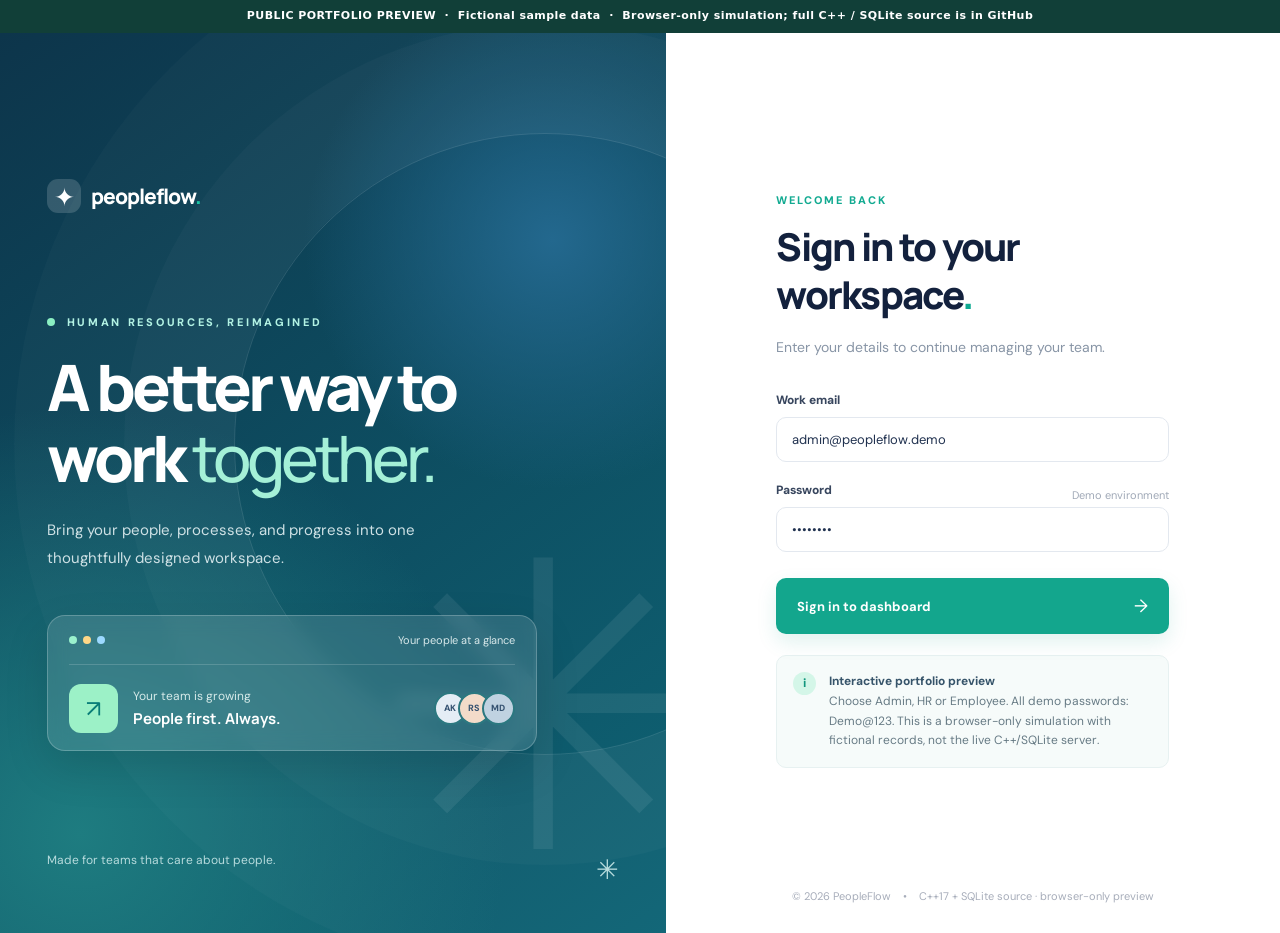
<file: docs/index.html>
<!doctype html>
<html lang="en">
<head>
  <meta charset="UTF-8">
  <meta name="viewport" content="width=device-width, initial-scale=1">
  <meta name="color-scheme" content="light">
  <title>PeopleFlow — HR Workspace</title>
  <link rel="stylesheet" href="./styles.css">
</head>
<body>
<div class="demo-banner" role="note">PUBLIC PORTFOLIO PREVIEW &nbsp;·&nbsp; Fictional sample data &nbsp;·&nbsp; Browser-only simulation; full C++ / SQLite source is in GitHub</div>
<svg aria-hidden="true" style="position:absolute;width:0;height:0;overflow:hidden" xmlns="http://www.w3.org/2000/svg">
  <symbol id="i-grid" viewBox="0 0 24 24"><rect x="3" y="3" width="8" height="8" rx="2"/><rect x="13" y="3" width="8" height="8" rx="2"/><rect x="3" y="13" width="8" height="8" rx="2"/><rect x="13" y="13" width="8" height="8" rx="2"/></symbol>
  <symbol id="i-users" viewBox="0 0 24 24"><path d="M16 21v-2a4 4 0 0 0-4-4H6a4 4 0 0 0-4 4v2M9 11a4 4 0 1 0 0-8 4 4 0 0 0 0 8ZM22 21v-2a4 4 0 0 0-3-3.87M16 3.13a4 4 0 0 1 0 7.75"/></symbol>
  <symbol id="i-calendar" viewBox="0 0 24 24"><rect x="3" y="5" width="18" height="16" rx="2"/><path d="M16 3v4M8 3v4M3 10h18M8 15l2 2 5-5"/></symbol>
  <symbol id="i-leave" viewBox="0 0 24 24"><rect x="4" y="5" width="16" height="17" rx="2"/><path d="M8 3v4M16 3v4M4 10h16M8 14h8M8 18h5"/></symbol>
  <symbol id="i-plus" viewBox="0 0 24 24"><path d="M12 5v14M5 12h14"/></symbol>
  <symbol id="i-search" viewBox="0 0 24 24"><circle cx="11" cy="11" r="7"/><path d="m20 20-4-4"/></symbol>
  <symbol id="i-chevron" viewBox="0 0 24 24"><path d="m9 18 6-6-6-6"/></symbol>
  <symbol id="i-logout" viewBox="0 0 24 24"><path d="M9 21H5a2 2 0 0 1-2-2V5a2 2 0 0 1 2-2h4M16 17l5-5-5-5M21 12H9"/></symbol>
  <symbol id="i-trend" viewBox="0 0 24 24"><path d="m3 17 6-6 4 4 8-8M15 7h6v6"/></symbol>
  <symbol id="i-bell" viewBox="0 0 24 24"><path d="M18 8a6 6 0 0 0-12 0c0 7-3 7-3 9h18c0-2-3-2-3-9M10 21h4"/></symbol>
  <symbol id="i-close" viewBox="0 0 24 24"><path d="M18 6 6 18M6 6l12 12"/></symbol>
  <symbol id="i-edit" viewBox="0 0 24 24"><path d="M12 20h9M16.5 3.5a2.12 2.12 0 0 1 3 3L9 17l-4 1 1-4Z"/></symbol>
  <symbol id="i-trash" viewBox="0 0 24 24"><path d="M3 6h18M8 6V4h8v2M6 6l1 15h10l1-15M10 10v7M14 10v7"/></symbol>
  <symbol id="i-menu" viewBox="0 0 24 24"><path d="M4 7h16M4 12h16M4 17h16"/></symbol>
  <symbol id="i-check" viewBox="0 0 24 24"><path d="m5 12 5 5L20 7"/></symbol>
</svg>

<div id="login-view" class="login-shell">
  <section class="login-art">
    <div class="art-noise"></div>
    <div class="brand brand-light"><span class="brand-mark">✦</span><span>peopleflow<span class="brand-dot">.</span></span></div>
    <div class="art-center">
      <div class="art-kicker"><span class="kicker-dot"></span> HUMAN RESOURCES, REIMAGINED</div>
      <h1>A better way to<br>work <em>together.</em></h1>
      <p>Bring your people, processes, and progress into one thoughtfully designed workspace.</p>
      <div class="art-preview">
        <div class="art-preview-header"><span class="dot green"></span><span class="dot yellow"></span><span class="dot blue"></span><span class="mini-label">Your people at a glance</span></div>
        <div class="preview-content"><div class="preview-icon">↗</div><div><span class="preview-caption">Your team is growing</span><strong>People first. Always.</strong></div><div class="preview-avatars"><span>AK</span><span>RS</span><span>MD</span></div></div>
      </div>
    </div>
    <div class="art-bottom">Made for teams that care about people. <span>✳</span></div>
  </section>
  <section class="login-panel">
    <div class="login-mobile-brand"><span class="brand-mark">✦</span> peopleflow.</div>
    <div class="login-form-wrap">
      <div class="eyebrow">WELCOME BACK</div>
      <h2>Sign in to your<br>workspace<span class="accent-dot">.</span></h2>
      <p class="subheading">Enter your details to continue managing your team.</p>
      <form id="login-form">
        <label for="login-email">Work email</label>
        <input id="login-email" name="email" type="email" value="admin@peopleflow.demo" required autocomplete="username" placeholder="you@company.com">
        <div class="label-line"><label for="login-password">Password</label><span class="hint">Demo environment</span></div>
        <input id="login-password" name="password" type="password" value="Demo@123" required autocomplete="current-password" placeholder="Enter your password">
        <p id="login-error" class="form-error" role="alert" hidden></p>
        <button class="button primary login-submit" type="submit">Sign in to dashboard <span>→</span></button>
      </form>
      <div class="demo-note"><span class="note-icon">i</span><span><b>Interactive portfolio preview</b><br>Choose Admin, HR or Employee. All demo passwords: Demo@123. This is a browser-only simulation with fictional records, not the live C++/SQLite server.</span></div>
    </div>
    <div class="login-footer">© 2026 PeopleFlow <span>•</span> C++17 + SQLite source · browser-only preview</div>
  </section>
</div>

<div id="app-view" class="app-shell" hidden>
  <aside class="sidebar" id="sidebar">
    <div class="brand"><span class="brand-mark">✦</span><span>peopleflow<span class="brand-dot">.</span></span></div>
    <div class="workspace-switch"><span class="workspace-logo">P</span><span class="workspace-copy"><strong>PeopleFlow HR</strong><small id="workspace-role">Admin workspace</small></span><svg class="icon icon-small"><use href="#i-chevron"/></svg></div>
    <div class="nav-label">WORKSPACE</div>
    <nav class="sidebar-nav" aria-label="Main navigation">
      <button class="nav-item active" data-view="dashboard"><svg class="icon"><use href="#i-grid"/></svg><span>Overview</span></button>
      <button class="nav-item" data-view="employees"><svg class="icon"><use href="#i-users"/></svg><span>Employees</span></button>
      <button class="nav-item" data-view="attendance"><svg class="icon"><use href="#i-calendar"/></svg><span>Attendance</span></button>
      <button class="nav-item" data-view="leaves"><svg class="icon"><use href="#i-leave"/></svg><span>Leave requests</span><span id="sidebar-pending" class="nav-counter" hidden>0</span></button>
      <button class="nav-item admin-only" data-view="accounts"><svg class="icon"><use href="#i-users"/></svg><span>User accounts</span></button>
    </nav>
    <div class="sidebar-bottom">
      <div class="sidebar-help"><span class="help-sparkle">✳</span><strong>SQLite + C++</strong><small>Public preview · sample data</small><button id="change-password-button" class="button ghost" style="width:100%;margin-top:12px">Change password</button></div>
      <button class="sidebar-profile" id="logout-button" title="Sign out"><span class="profile-avatar" id="side-avatar">AD</span><span class="profile-info"><strong id="signed-name">Admin User</strong><small id="signed-role">Administrator</small></span><svg class="icon"><use href="#i-logout"/></svg></button>
    </div>
  </aside>
  <div class="app-main">
    <header class="topbar"><div class="topbar-left"><button class="mobile-menu" id="menu-toggle" aria-label="Toggle navigation"><svg class="icon"><use href="#i-menu"/></svg></button><span class="breadcrumb">Workspace</span><svg class="icon crumb-arrow"><use href="#i-chevron"/></svg><strong id="breadcrumb-title">Overview</strong></div><div class="topbar-right"><span class="live-indicator"><span></span> Interactive preview</span><div class="top-avatar" id="top-avatar">AD</div></div></header>
    <main id="main-content" class="main-content"></main>
  </div>
</div>
<div id="modal-root"></div>
<div id="toast" role="status" aria-live="polite" class="toast" hidden></div>
<script src="./app.js" defer></script>
</body>
</html>
</file>
<file: docs/styles.css>
@import url('https://fonts.googleapis.com/css2?family=DM+Sans:wght@400;500;600;700&family=Manrope:wght@400;500;600;700;800&display=swap');
:root{--bg:#f6f8fb;--panel:#fff;--ink:#13213d;--muted:#8190a7;--border:#e9edf3;--teal:#0eaa91;--dark:#132844;--light-teal:#e8f8f4;--shadow:0 9px 36px rgba(28,54,81,.045)}
*{box-sizing:border-box}body{margin:0;font-family:'DM Sans',-apple-system,BlinkMacSystemFont,'Segoe UI',sans-serif;color:var(--ink);background:var(--bg)}button,input,select,textarea{font:inherit}button{cursor:pointer}button:disabled{opacity:.55;cursor:not-allowed}button:focus-visible,a:focus-visible,input:focus-visible,select:focus-visible,textarea:focus-visible{outline:3px solid #8ddfd0;outline-offset:2px}[hidden]{display:none!important}.icon{width:19px;height:19px;stroke:currentColor;stroke-width:1.8;stroke-linecap:round;stroke-linejoin:round;fill:none;flex:none}.icon-small{width:15px;height:15px}.button{display:inline-flex;align-items:center;justify-content:center;gap:9px;border-radius:10px;font-weight:700;font-size:13px;padding:13px 18px;border:1px solid transparent;transition:transform .16s,background .16s}.button:hover{transform:translateY(-1px)}.button.primary{background:#13a68d;color:#fff;box-shadow:0 8px 20px rgba(12,153,129,.13)}.button.primary:hover{background:#07957e}.button.subtle{background:white;color:#35455f;border-color:#e1e7ef}.button.danger{background:#fff1f2;color:#c62c45}.button.small{padding:9px 12px;font-size:12px}.button.ghost{background:transparent;border-color:var(--border);color:#55647b}.brand{display:flex;align-items:center;gap:10px;font-family:Manrope,Arial,sans-serif;font-size:21px;font-weight:800;letter-spacing:-.9px;color:#102743}.brand-dot{color:#1bc4a5}.brand-mark{display:flex;align-items:center;justify-content:center;width:34px;height:34px;background:#15b399;border-radius:11px;color:#fff;font-size:25px;font-weight:500}.brand-light{color:#fff}.brand-light .brand-mark{background:rgba(255,255,255,.16)}
/* Login */
.login-shell{display:grid;grid-template-columns:minmax(420px,52%) 1fr;min-height:100vh;background:#fff}.login-art{overflow:hidden;background:radial-gradient(circle at 83% 23%,#23688e 0,transparent 28%),radial-gradient(circle at 12% 89%,#1e7c80 0,transparent 43%),linear-gradient(145deg,#0d354b,#0e6475);padding:45px 7%;color:#fff;display:flex;flex-direction:column;justify-content:space-between;position:relative}.login-art:before{content:"";position:absolute;width:620px;height:620px;border:1px solid rgba(255,255,255,.13);border-radius:50%;right:-190px;top:100px;box-shadow:0 0 0 110px rgba(255,255,255,.025),0 0 0 220px rgba(255,255,255,.018)}.login-art:after{content:"✳";position:absolute;color:rgba(255,255,255,.07);font-size:400px;right:-45px;bottom:20px;line-height:1}.login-art>*{position:relative;z-index:1}.art-center{max-width:540px}.art-kicker{font-size:11px;letter-spacing:2.7px;font-weight:800;color:#b3f3e4;display:flex;gap:12px;align-items:center}.kicker-dot{width:8px;height:8px;border-radius:50%;background:#8aefc2}.art-center h1{font:800 clamp(42px,5vw,74px)/1.12 Manrope,Arial,sans-serif;letter-spacing:-4px;margin:22px 0}.art-center h1 em{font-weight:500;color:#a4f0d7;font-style:normal}.art-center>p{max-width:420px;color:#cee1e5;line-height:1.9;font-size:15px}.art-preview{margin-top:42px;padding:17px 21px;border:1px solid rgba(255,255,255,.22);background:rgba(255,255,255,.12);border-radius:18px;box-shadow:0 17px 45px rgba(0,0,0,.12);backdrop-filter:blur(9px);max-width:490px}.art-preview-header{display:flex;align-items:center;gap:6px;padding-bottom:17px;border-bottom:1px solid rgba(255,255,255,.16)}.dot{width:8px;height:8px;border-radius:50%}.dot.green{background:#9af1cd}.dot.yellow{background:#ffd787}.dot.blue{background:#9cd9ff}.mini-label{font-size:11px;color:#d8e8ea;margin-left:auto}.preview-content{display:flex;align-items:center;gap:15px;padding-top:19px}.preview-icon{display:grid;place-items:center;background:#9cf1c7;width:49px;height:49px;border-radius:12px;color:#087c77;font-size:24px}.preview-caption{display:block;color:#d6eae9;font-size:12px;margin-bottom:4px}.preview-content strong{font:700 15px Manrope}.preview-avatars{display:flex;margin-left:auto;padding-left:10px}.preview-avatars span{margin-left:-9px;width:33px;height:33px;border:2px solid #2c7880;border-radius:50%;display:grid;place-items:center;background:#e4edf5;color:#355271;font-weight:800;font-size:9px}.preview-avatars span:nth-child(2){background:#f3dbc9}.preview-avatars span:nth-child(3){background:#c0d2e1}.art-bottom{font-size:12px;color:#b7dbdd;display:flex;justify-content:space-between}.art-bottom span{font-size:27px}.login-panel{display:flex;flex-direction:column;align-items:center;justify-content:space-between;padding:40px 60px 30px}.login-form-wrap{width:100%;max-width:393px;margin:auto}.eyebrow{font-size:11px;font-weight:800;letter-spacing:2px;color:#12aa91}.login-form-wrap h2{font:800 clamp(32px,3vw,43px)/1.25 Manrope,Arial,sans-serif;letter-spacing:-1.7px;margin:16px 0}.accent-dot{color:#0eaa91}.subheading{color:#8895a6;font-size:14px;line-height:1.8;margin-bottom:32px}.login-form-wrap label,.field label{display:block;margin-bottom:9px;font-size:12px;font-weight:800;color:#38465e}.login-form-wrap input,.field input,.field select,.field textarea,.search-input{width:100%;border:1px solid #e3e8ef;border-radius:10px;padding:13px 15px;background:#fff;color:#20314f;outline:none;font-size:13px}.login-form-wrap input:focus,.field input:focus,.field select:focus,.field textarea:focus,.search-input:focus{border-color:#0eaa91;box-shadow:0 0 0 3px #e1f6ef}.login-form-wrap input{margin-bottom:20px}.label-line{display:flex;align-items:center;justify-content:space-between}.hint{color:#a0a9b7;font-size:11px}.login-submit{width:100%;margin:6px 0 21px;padding:15px 20px;justify-content:space-between}.login-submit span{font-size:18px;font-weight:400}.demo-note{display:flex;gap:13px;padding:16px;border-radius:10px;border:1px solid #e7f1f1;background:#f6fbfa;color:#677b85;font-size:12px;line-height:1.65}.demo-note b{color:#36546a}.note-icon{display:grid;place-items:center;flex:none;background:#d4f6e8;color:#12967d;width:23px;height:23px;border-radius:50%;font-weight:800}.login-footer{color:#a7adba;font-size:11px}.login-footer span{margin:0 9px}.login-mobile-brand{display:none}.form-error{background:#fff0f2;color:#b72f42;padding:10px 12px;border-radius:8px;font-size:12px}
/* App layout */
.app-shell{display:grid;grid-template-columns:247px minmax(0,1fr);min-height:100vh}.sidebar{position:sticky;top:0;height:100vh;background:#fff;border-right:1px solid var(--border);display:flex;flex-direction:column;padding:29px 17px 18px;z-index:12}.sidebar .brand{margin:0 12px 39px}.workspace-switch{display:flex;gap:10px;align-items:center;padding:11px;border:1px solid var(--border);border-radius:12px;margin-bottom:37px}.workspace-logo{width:36px;height:36px;border-radius:9px;background:#e4f8f2;display:grid;place-items:center;color:#19a88d;font-weight:800;font-size:17px}.workspace-copy{flex:1;display:flex;flex-direction:column;gap:3px}.workspace-copy strong,.profile-info strong{font-size:12px}.workspace-copy small,.profile-info small{font-size:10px;color:#94a0b2}.workspace-switch>.icon{color:#a8b3bf}.nav-label{font-size:10px;letter-spacing:1.4px;font-weight:800;color:#a8b1c0;padding:0 14px;margin-bottom:14px}.sidebar-nav{display:flex;flex-direction:column;gap:6px}.nav-item{position:relative;background:transparent;border:0;display:flex;gap:14px;align-items:center;text-align:left;color:#8290a4;border-radius:9px;padding:13px 15px;font-size:13px;font-weight:700;width:100%}.nav-item:hover{background:#f3f7f9;color:#24505e}.nav-item.active{background:#e8f8f4;color:#07947b}.nav-item.active:before{content:"";width:3px;height:25px;border-radius:0 4px 4px 0;background:#15b89a;position:absolute;left:-17px}.nav-counter{margin-left:auto;background:#f8e0df;color:#ad5b48;font-size:10px;padding:3px 7px;border-radius:7px}.sidebar-bottom{margin-top:auto}.sidebar-help{display:flex;flex-direction:column;gap:7px;background:#f0f8f8;border-radius:14px;padding:18px;margin-bottom:22px}.help-sparkle{color:#18b69e;font-size:23px}.sidebar-help strong{font-size:12px}.sidebar-help small{color:#8297aa;font-size:11px}.sidebar-profile{width:100%;border:0;border-top:1px solid var(--border);padding:18px 2px 0;background:transparent;display:flex;align-items:center;gap:10px;text-align:left;color:#9ba6b2}.profile-avatar,.top-avatar{width:36px;height:36px;border-radius:50%;background:#d7e7f0;color:#45657a;display:grid;place-items:center;font-size:11px;font-weight:800}.profile-info{flex:1;display:flex;flex-direction:column;gap:3px;color:#35445c}.sidebar-profile .icon{width:17px}.app-main{min-width:0}.topbar{height:78px;background:#fff;border-bottom:1px solid var(--border);display:flex;align-items:center;justify-content:space-between;padding:0 clamp(24px,4vw,60px)}.topbar-left,.topbar-right{display:flex;align-items:center;gap:14px;font-size:12px}.topbar-left strong{font-size:12px;color:#263754}.breadcrumb{color:#9faabb}.crumb-arrow{width:13px;color:#afb9c5}.topbar-right{gap:23px}.live-indicator{display:flex;align-items:center;gap:7px;color:#8390a3;font-size:11px}.live-indicator span{width:7px;height:7px;border-radius:50%;background:#18b79b;box-shadow:0 0 0 3px #dcf8ec}.top-avatar{width:32px;height:32px}.mobile-menu{display:none;background:none;border:0;color:#334a62}.main-content{padding:36px clamp(24px,4vw,60px) 70px;max-width:1580px;margin:auto}.page-heading{display:flex;justify-content:space-between;align-items:center;gap:20px;margin-bottom:28px}.eyebrow-small{color:#13ab91;font-size:10px;letter-spacing:1.6px;font-weight:800;margin-bottom:9px}.page-title{font:800 29px Manrope,Arial,sans-serif;letter-spacing:-1px;margin:0 0 8px}.page-description{color:#91a0b0;font-size:12px;margin:0;line-height:1.8}.page-heading .button{white-space:nowrap}.stats-grid{display:grid;grid-template-columns:repeat(4,minmax(0,1fr));gap:17px;margin-bottom:26px}.stat-card{border:1px solid var(--border);background:#fff;border-radius:14px;box-shadow:var(--shadow);padding:21px 22px;min-height:155px;display:flex;flex-direction:column;justify-content:space-between}.stat-row{display:flex;align-items:flex-start;justify-content:space-between}.stat-label{font-size:12px;color:#8996a8;font-weight:600}.stat-icon{display:grid;place-items:center;width:39px;height:39px;border-radius:11px;background:#eaf7f4;color:#18a88e}.stat-icon.blue{background:#ecf2ff;color:#6981d9}.stat-icon.orange{background:#fff3e7;color:#e2a054}.stat-icon.purple{background:#f2edff;color:#9a86d9}.stat-number{font:800 clamp(21px,2.2vw,30px) Manrope,Arial,sans-serif;letter-spacing:-1.3px;margin:8px 0 5px;white-space:nowrap}.stat-foot{font-size:10px;color:#96a2b1}.stat-foot b{color:#0eb091}.dashboard-grid{display:grid;grid-template-columns:minmax(0,1.4fr) minmax(300px,1fr);gap:22px}.panel{background:white;border:1px solid var(--border);box-shadow:var(--shadow);border-radius:14px;overflow:hidden}.panel-header{padding:23px 24px 19px;display:flex;align-items:flex-start;justify-content:space-between;gap:10px}.panel-header h3{font:800 15px Manrope,Arial,sans-serif;margin:0 0 6px}.panel-header p{font-size:11px;color:#9ba6b5;margin:0}.panel-header .text-link{border:0;background:none;color:#0d9e86;font-size:11px;font-weight:800}.dept-list{padding:4px 25px 29px}.dept-row{margin-top:21px}.dept-row-label{display:flex;align-items:center;justify-content:space-between;font-size:12px;font-weight:600;margin-bottom:9px}.dept-row-label span:last-child{color:#8b99ac}.bar-track{height:8px;border-radius:10px;background:#eef3f6;overflow:hidden}.bar-fill{height:100%;border-radius:10px;background:#20b79a}.bar-fill.blue{background:#7b9de9}.bar-fill.orange{background:#f3bf7b}.bar-fill.purple{background:#ad9be5}.bar-fill.gray{background:#91c4cf}.info-strip{display:flex;gap:14px;align-items:center;background:#f2faf8;border:1px solid #e6f4f0;border-radius:10px;padding:13px 16px;margin:0 24px 24px;font-size:11px;color:#65867e}.info-strip strong{color:#249e83}.team-list{padding:0 21px 15px}.person-row{display:flex;align-items:center;gap:11px;padding:14px 5px;border-top:1px solid #f2f4f8}.person-name{font-size:12px;font-weight:800;margin-bottom:4px}.person-meta{font-size:11px;color:#99a6b4}.person-right{margin-left:auto;color:#8394aa;font-size:11px;text-align:right}.avatar{width:36px;height:36px;border-radius:10px;flex:none;display:grid;place-items:center;background:#dff5ed;color:#3e8e83;font-weight:800;font-size:11px}.avatar.pink{background:#fce8ef;color:#bb7489}.avatar.blue{background:#e6edff;color:#718fc5}.avatar.orange{background:#fff0df;color:#b08a61}.avatar.purple{background:#f0eaff;color:#8a7bb6}.avatar.teal{background:#daf5ef;color:#4e9b8a}.table-card{background:#fff;border:1px solid var(--border);border-radius:14px;overflow:hidden;box-shadow:var(--shadow)}.table-header{padding:20px 23px;display:flex;align-items:center;gap:16px;justify-content:space-between;border-bottom:1px solid var(--border)}.table-header h3{font:800 15px Manrope;margin:0}.table-header p{font-size:11px;color:#92a0b0;margin:4px 0 0}.search-wrap{position:relative;max-width:310px;flex:1}.search-wrap .icon{position:absolute;top:11px;left:12px;color:#9ba8b5;width:16px}.search-input{padding:11px 12px 11px 36px;border-radius:9px}.table-scroll{overflow:auto}table{width:100%;border-collapse:collapse;text-align:left;white-space:nowrap}th{font-size:10px;color:#91a0b3;letter-spacing:.6px;background:#fbfcfe;font-weight:800;text-transform:uppercase;padding:15px 23px;border-bottom:1px solid #f0f2f6}td{font-size:12px;padding:15px 23px;border-bottom:1px solid #f0f2f6;color:#53647b}tbody tr:last-child td{border-bottom:0}tbody tr:hover{background:#fcfefd}td.employee-name-cell{display:flex;align-items:center;gap:11px;color:#273952;font-weight:700}.id-mark{color:#9eaaba}.pill{display:inline-block;padding:6px 9px;border-radius:7px;font-size:10px;font-weight:800}.pill.green{background:#e6f8ef;color:#21a47e}.pill.amber{background:#fff4e5;color:#d59942}.pill.red{background:#ffedef;color:#d65a67}.pill.blue{background:#edf3ff;color:#6c8bca}.table-actions{display:flex;gap:5px}.icon-button{width:32px;height:32px;border:1px solid #e9edf2;border-radius:8px;background:#fff;color:#6d7f95;display:grid;place-items:center}.icon-button .icon{width:15px}.icon-button:hover{color:#0d9e86;background:#f4fbfa}.icon-button.danger:hover{color:#cd5961;background:#fff5f5}.empty-state{text-align:center;padding:55px 20px;color:#9ba7b5;font-size:12px}.empty-state strong{display:block;font-size:15px;color:#53647a;margin-bottom:7px}.empty-symbol{font-size:30px;margin-bottom:15px}.form-panel{padding:23px;margin-bottom:25px}.form-panel h3{font:800 15px Manrope;margin:0 0 5px}.form-panel p{font-size:11px;color:#98a4b4;margin:0 0 20px}.inline-form{display:grid;grid-template-columns:1.4fr 1fr 1fr 1fr auto;gap:12px;align-items:end}.inline-form.leave-form{grid-template-columns:1.3fr 1fr 1.5fr auto}.field{min-width:0}.field label{font-size:11px;margin-bottom:8px}.field input,.field select,.field textarea{height:43px}.field textarea{height:auto;min-height:95px;resize:vertical}.section-note{font-size:11px;color:#a5b0bd;margin-top:15px}.short-badge{display:inline-flex;align-items:center;gap:6px;font-size:10px;color:#2e9c82;font-weight:700;background:#e9f8f3;padding:6px 10px;border-radius:20px}.short-badge:before{content:"";width:6px;height:6px;border-radius:50%;background:#14b191}.action-buttons{display:flex;gap:7px}.action-buttons .button{padding:7px 9px;font-size:10px}.mini-empty{font-size:12px;color:#99a5b3;padding:35px 24px;text-align:center}.modal-backdrop{position:fixed;inset:0;background:rgba(16,32,56,.49);display:grid;place-items:center;z-index:50;padding:20px}.modal{width:100%;max-width:485px;background:#fff;border-radius:17px;box-shadow:0 30px 100px rgba(16,32,56,.25);overflow:hidden;animation:zoomIn .15s ease-out}@keyframes zoomIn{from{transform:scale(.97);opacity:.5}to{transform:scale(1);opacity:1}}.modal-heading{padding:24px 26px;border-bottom:1px solid var(--border);display:flex;align-items:center;justify-content:space-between}.modal-heading h2{font:800 18px Manrope;margin:0}.modal-body{padding:25px 26px}.modal-body .field{margin-bottom:17px}.modal-body .field:last-child{margin-bottom:0}.modal-footer{padding:19px 26px;display:flex;justify-content:flex-end;gap:9px;border-top:1px solid var(--border)}.toast{position:fixed;right:28px;bottom:27px;background:#1b3246;color:#fff;border-radius:11px;z-index:70;box-shadow:0 15px 50px rgba(0,0,0,.14);padding:15px 20px;font-size:12px;max-width:340px}.toast.error{background:#ab3e55}.logout-note{color:#8fa0af;font-size:11px}.status-row{display:flex;align-items:center;justify-content:space-between;padding:14px 24px;border-top:1px solid #f0f3f6;gap:10px}.status-row:first-child{border-top:0}.status-name{font-weight:700;font-size:12px}.status-date{font-size:11px;color:#96a3b1}.muted{color:#96a3b1}.clear-search{white-space:nowrap}.two-up{display:grid;grid-template-columns:1.1fr .9fr;gap:22px}
@media(max-width:1250px){.stats-grid{grid-template-columns:repeat(2,minmax(0,1fr))}.dashboard-grid{grid-template-columns:1fr}.inline-form{grid-template-columns:repeat(2,minmax(0,1fr))}.inline-form.leave-form{grid-template-columns:repeat(2,minmax(0,1fr))}.inline-form .button{height:43px}.two-up{grid-template-columns:1fr}}
@media(max-width:900px){.login-shell{grid-template-columns:1fr}.login-art{display:none}.login-panel{min-height:100vh;padding:28px 30px}.login-mobile-brand{display:flex;align-items:center;gap:10px;font:800 21px Manrope}.app-shell{grid-template-columns:1fr}.sidebar{position:fixed;left:0;top:0;transform:translateX(-103%);width:247px;box-shadow:5px 0 30px rgba(10,33,55,.08);transition:transform .2s}.sidebar.open{transform:translateX(0)}.mobile-menu{display:flex}.topbar{height:68px}.main-content{padding-top:28px}}
@media(max-width:600px){.page-heading{align-items:flex-start;flex-direction:column}.page-title{font-size:25px}.stats-grid{grid-template-columns:1fr 1fr;gap:10px}.stat-card{padding:16px;min-height:135px}.stat-number{font-size:21px}.topbar{padding:0 16px}.live-indicator{display:none}.main-content{padding:25px 14px 60px}.inline-form,.inline-form.leave-form{grid-template-columns:1fr}.panel-header,.table-header{padding:18px}.table-header{flex-direction:column;align-items:stretch}.search-wrap{max-width:none}.login-panel{padding:25px 24px}.login-form-wrap h2{font-size:32px}}

.demo-banner{background:#113f38;color:#fff;text-align:center;font:600 11px/1.5 system-ui,sans-serif;letter-spacing:.04em;padding:8px 12px;position:relative;z-index:9}
</file>
